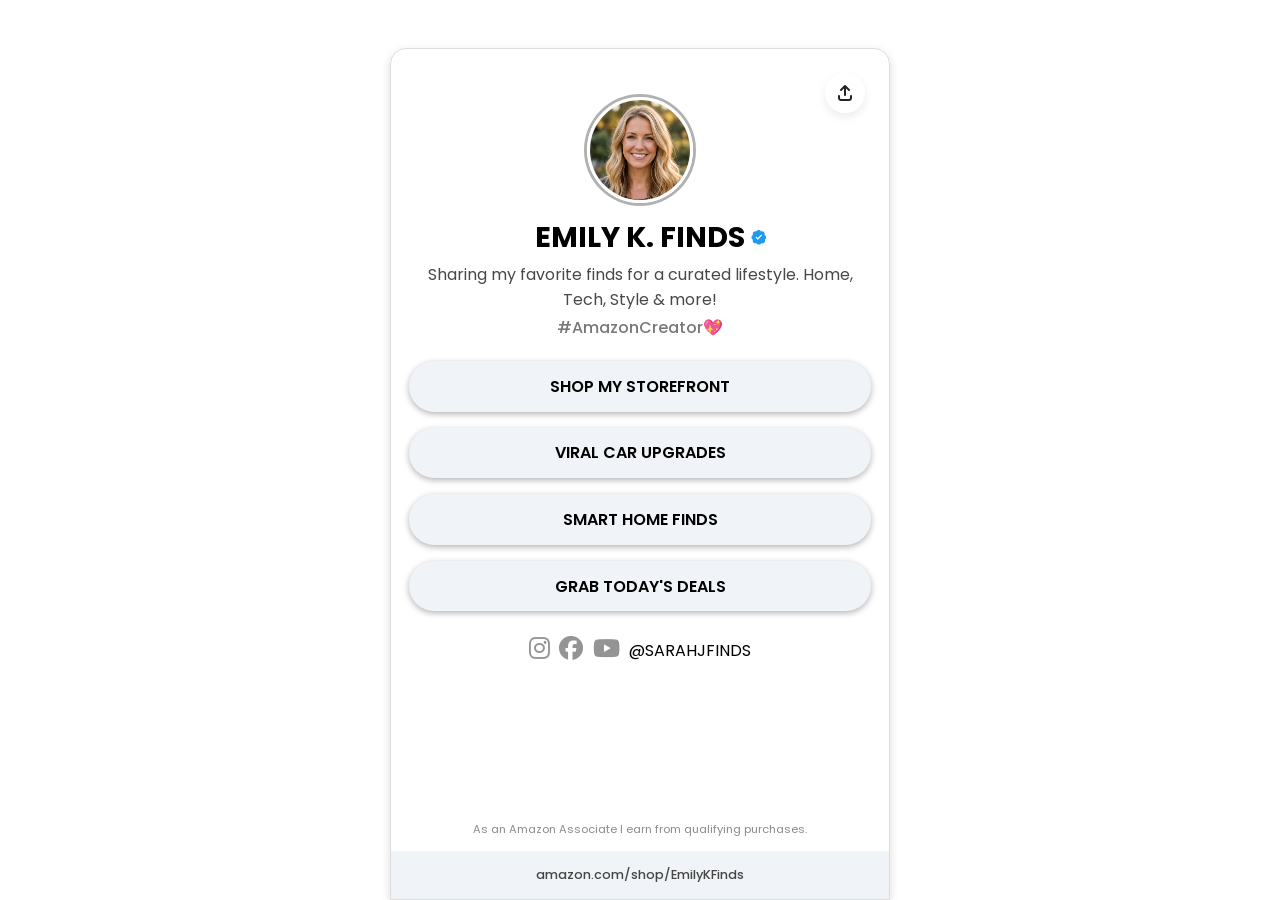
<file: index.html>
<!DOCTYPE html>
<html lang="en">

<head>
    <meta charset="UTF-8">
    <meta name="viewport" content="width=device-width, initial-scale=1.0, viewport-fit=cover">
    <title>Emily Knight Finds</title>
    <link rel="stylesheet" href="style.css?v=3">
    <link rel="icon" type="image/webp" href="/favicon.webp?v=3">
    <link rel="stylesheet" href="https://cdnjs.cloudflare.com/ajax/libs/font-awesome/6.5.1/css/all.min.css">
    <link href="https://fonts.googleapis.com/css2?family=Poppins:wght@400;500;600;700&display=swap" rel="stylesheet">
    <script>
      window.dataLayer = window.dataLayer || [];
      function gtag(){dataLayer.push(arguments);}
      gtag('js', new Date());

      gtag('config', 'G-3NYTGTD01J');
    </script>
</head>

<body>
    <svg class="bio-card__bg-curve" viewBox="0 0 1440 400">
        <path d="M0,0 H1440 V300 Q720,500 0,300 Z"></path>
    </svg>

    <main class="bio-card">
        <button class="bio-card__share-btn" onclick="sharePage()" aria-label="Share Page">
            <i class="fa-solid fa-arrow-up-from-bracket"></i>
        </button>

        <div class="bio-card__avatar-box">
            <img class="bio-card__avatar-img" src="/avatar.png?v=3" alt="Sarah J. Finds">
        </div>

        <div class="bio-card__user-info">
            <h2 style="display: inline-block; position: relative; font-size: 1.8rem; margin: 0 auto;">
                EMILY K. FINDS
                <svg width="16" height="16" viewBox="0 0 24 24" fill="none" xmlns="http://www.w3.org/2000/svg"
                    style="width: 16px; height: 16px; position: absolute; left: 100%; top: 50%; transform: translateY(-50%); margin-left: 6px;">
                    <path
                        d="M22.5 12.5c0-1.58-.875-2.95-2.148-3.6.154-.435.238-.905.238-1.4 0-2.21-1.79-4-4-4-.495 0-.965.084-1.4.238C14.55 2.475 13.18 1.6 11.6 1.6c-1.58 0-2.95.875-3.6 2.148-.435-.154-.905-.238-1.4-.238-2.21 0-4 1.79-4 4 0 .495.084.965.238 1.4C1.575 9.55.7 10.92.7 12.5c0 1.58.875 2.95 2.148 3.6-.154.435-.238.905-.238 1.4 0 2.21 1.79 4 4 4 .495 0 .965-.084 1.4-.238 1.05 1.273 2.42 2.148 4 2.148 1.58 0 2.95-.875 3.6-2.148.435.154.905.238 1.4.238 2.21 0 4-1.79 4-4 0-.495-.084-.965-.238-1.4 1.273-1.05 2.148-2.42 2.148-4z"
                        fill="#1d9bf0" />
                    <path d="M10.2 16.2l-3.5-3.5 1.4-1.4 2.1 2.1 5.3-5.3 1.4 1.4-6.7 6.7z" fill="#ffffff" />
                </svg>
            </h2>
            <p class="bio-card__desc">Sharing my favorite finds for a curated lifestyle. Home, Tech, Style & more!</p>
            <p class="bio-card__tag">#AmazonCreator💖</p>
        </div>

        <section class="bio-card__links">
            <a class="bio-card__link-item" href="#!">SHOP MY STOREFRONT</a>
            <a class="bio-card__link-item" href="#!">VIRAL CAR UPGRADES</a>
            <a class="bio-card__link-item" href="#!">SMART HOME FINDS</a>
            <a class="bio-card__link-item" href="#!">GRAB TODAY'S DEALS</a>
        </section>

        <section class="bio-card__socials">
            <a href="#!">
                <i class="fa-brands fa-instagram bio-card__social-icon"></i>
            </a>
            <a href="#!">
                <i class="fa-brands fa-facebook bio-card__social-icon"></i>
            </a>
            <a href="#!">
                <i class="fa-brands fa-youtube bio-card__social-icon"></i>
            </a>
            <span class="bio-card__handle">@SARAHJFINDS</span>
        </section>

        <span class="bio-card__disclosure">As an Amazon Associate I earn from qualifying purchases.</span>

        <footer class="bio-card__footer">
            <span>amazon.com/shop/EmilyKFinds</span>
        </footer>
    </main>

    <script>
        function sharePage() {
            if (navigator.share) {
                navigator.share({
                    title: document.title,
                    url: window.location.href
                }).catch(err => console.log('Share canceled'));
            } else {
                navigator.clipboard.writeText(window.location.href);
                alert("Link copied to clipboard!");
            }
        }
    </script>
</body>

</html>
</file>
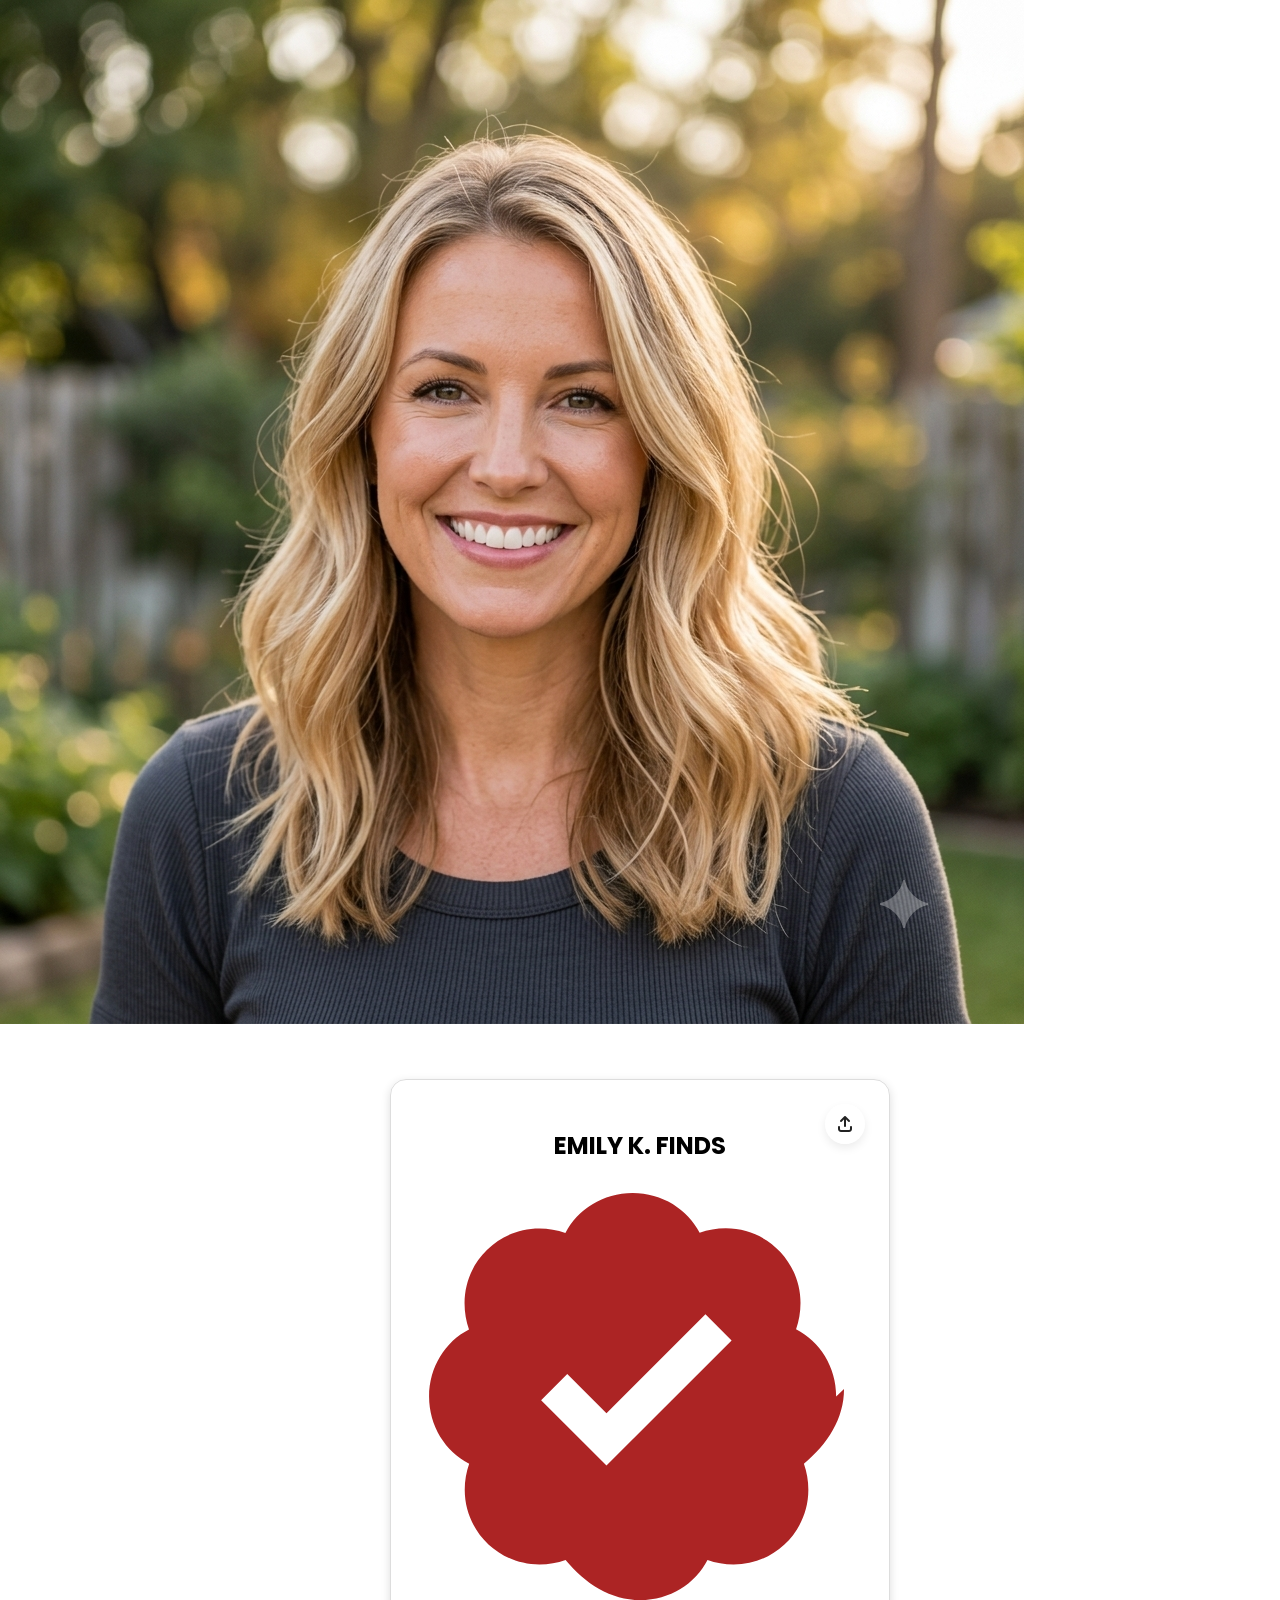
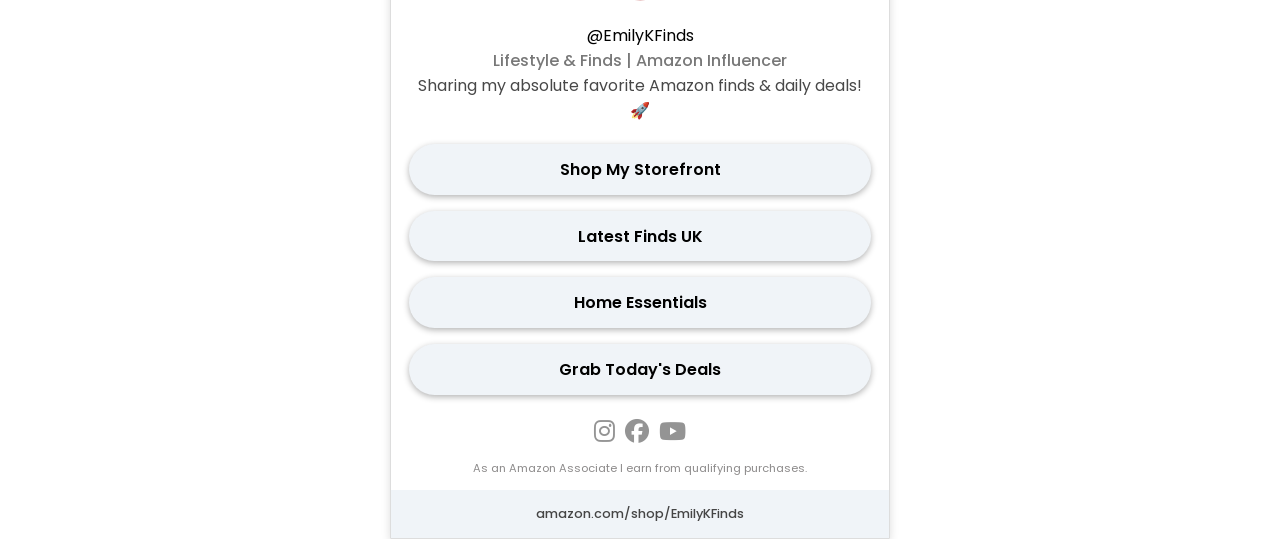
<file: uk/index.html>
<!DOCTYPE html>
<html lang="en">

<head>
    <meta charset="UTF-8">
    <meta name="viewport" content="width=device-width, initial-scale=1.0, viewport-fit=cover">
    <title>Emily Knight Finds</title>
    <link rel="stylesheet" href="../style.css?v=6">
    <link rel="stylesheet" href="https://cdnjs.cloudflare.com/ajax/libs/font-awesome/6.5.1/css/all.min.css">
    <link href="https://fonts.googleapis.com/css2?family=Poppins:wght@400;500;600;700&display=swap" rel="stylesheet">
</head>

<body>
    <main>
        <div class="top-banner"></div>
        <div class="profile-section">
            <img src="/avatar.png" class="profile-pic" alt="Profile">
        </div>

        <section class="bio-card">
            <button class="bio-card__share-btn" onclick="sharePage()" aria-label="Share Page">
                <i class="fa-solid fa-arrow-up-from-bracket"></i>
            </button>

            <div class="bio-card__user-info">
                <h2 class="bio-card__title">
                    EMILY K. FINDS
                    <svg class="bio-card__verified-icon" viewBox="0 0 24 24" fill="none">
                        <path d="M22.5 12.5c0-1.58-.875-2.95-2.148-3.6.154-.435.238-.905.238-1.4 0-2.21-1.79-4-4-4-.495 0-.965.084-1.4.238C14.55 2.475 13.18 1.6 11.6 1.6c-1.58 0-2.95.875-3.6 2.148-.435-.154-.905-.238-1.4-.238-2.21 0-4 1.79-4 4 0 .495.084.965.238 1.4C1.575 9.55.7 10.92.7 12.5c0 1.58.875 2.95 2.148 3.6-.154.435-.238.905-.238 1.4 0 2.21 1.79 4 4 4 .495 0 .965-.084 1.4-.238 1.05 1.273 2.42 2.148 4 2.148 1.58 0 2.95-.875 3.6-2.148.435.154.905.238 1.4.238 2.21 0 4-1.79 4-4 0-.495-.084-.965-.238-1.4 1.273-1.05 2.148-2.42 2.148-4z" fill="#ac2424" />
                        <path d="M10.2 16.2l-3.5-3.5 1.4-1.4 2.1 2.1 5.3-5.3 1.4 1.4-6.7 6.7z" fill="#ffffff" />
                    </svg>
                </h2>
                <div class="sub-info">
                    <p class="bio-card__handle">@EmilyKFinds</p>
                    <p class="bio-card__tag">Lifestyle & Finds | Amazon Influencer</p>
                    <p class="bio-card__desc">Sharing my absolute favorite Amazon finds & daily deals! 🚀</p>
                </div>
            </div>

            <section class="bio-card__links">
                <a class="bio-card__link-item" href="#!">Shop My Storefront</a>
                <a class="bio-card__link-item" href="#!">Latest Finds UK</a>
                <a class="bio-card__link-item" href="#!">Home Essentials</a>
                <a class="bio-card__link-item" href="#!">Grab Today's Deals</a>
            </section>

            <section class="bio-card__socials">
                <a href="#!"><i class="fa-brands fa-instagram bio-card__social-icon"></i></a>
                <a href="#!"><i class="fa-brands fa-facebook bio-card__social-icon"></i></a>
                <a href="#!"><i class="fa-brands fa-youtube bio-card__social-icon"></i></a>
            </section>

            <span class="bio-card__disclosure">As an Amazon Associate I earn from qualifying purchases.</span>

            <footer class="bio-card__footer">
                <span>amazon.com/shop/EmilyKFinds</span>
            </footer>
        </section>

        <script>
            function sharePage() {
                if (navigator.share) {
                    navigator.share({
                        title: document.title,
                        url: window.location.href
                    }).catch(err => console.log('Share canceled'));
                } else {
                    navigator.clipboard.writeText(window.location.href);
                    alert("Link copied to clipboard!");
                }
            }
        </script>
    </main>
</body>

</html>
</file>
<file: style.css>
* {
    padding: 0;
    margin: 0;
    box-sizing: border-box;
}

body {
    min-height: 100svh;
    display: flex;
    flex-direction: column;
    user-select: none;
    font-family: 'Poppins', ui-sans-serif, system-ui, -apple-system, BlinkMacSystemFont, "Segoe UI", Roboto, "Helvetica Neue", Arial, "Noto Sans", sans-serif;
}

.bio-card__bg-curve {
    fill: #f0f4f8;
    position: absolute;
    top: 0;
    left: 0;
    width: 100%;
    z-index: -1;
}

.bio-card {
    flex: 1;
    display: flex;
    flex-direction: column;
    align-items: center;
    text-align: center;
    gap: 0.8rem;
    padding-block: 3rem 0.5rem;
    margin: 0 auto;
    max-width: 500px;
    width: 100%;
    position: relative;
    padding-bottom: env(safe-area-inset-bottom);
}

.bio-card__share-btn {
    width: 2.5rem;
    height: 2.5rem;
    border-radius: 50%;
    background-color: #ffffff83;
    border: none;
    color: #222222;
    display: flex;
    align-items: center;
    justify-content: center;
    cursor: pointer;
    box-shadow: 0 4px 10px #00000014;
    transition: transform 0.2s ease, background-color 0.2s ease;
    position: absolute;
    top: 0;
    right: 0;
    margin: 1.5rem;
}

.bio-card__share-btn i {
    font-size: 1rem;
}

.bio-card__share-btn:hover {
    transform: scale(1.08);
    background-color: #ffffffc2;
}

.bio-card__avatar-box {
    aspect-ratio: 1;
    border-radius: 50%;
    border: 3px solid #ffffff;
    box-shadow: 0 0 0 3px #b2b1b1;
    object-fit: cover;
    overflow: hidden;
}

.bio-card__avatar-img {
    width: 100px;
    transform: scale(1.3);
    object-position: center 2px;
    pointer-events: none;
}

.bio-card__user-info {
    display: grid;
    gap: 0.2rem;
    width: 90%;
}

.bio-card__desc {
    font-size: 1rem;
    color: #484848;
}

.bio-card__tag {
    color: #787878;
    font-weight: 500;
}

.bio-card__links {
    margin-top: 0.5rem;
    display: grid;
    gap: 1rem;
    width: 100%;
    padding-inline: 1.1rem;
}

.bio-card__link-item {
    text-decoration: none;
    background: #f0f4f8;
    color: black;
    font-weight: 600;
    border-radius: 2rem;
    padding: 0.8rem;
    box-shadow: 0 2px 6px #b3b3b3;
    transition: 0.3s ease;
}

.bio-card__link-item:hover {
    transform: scale(1.02);
}

.bio-card__socials {
    margin-top: 0.75rem;
    display: flex;
    align-items: center;
    gap: 0.6rem;
}

.bio-card__social-icon {
    font-size: 24px;
    color: #949494;
    transition: 0.3s;
    cursor: pointer;
}

.bio-card__social-icon:hover {
    transform: scale(1.1);
}

.fa-instagram:hover {
    color: #ff00ee;
}

.fa-youtube:hover {
    color: #ff0000;
}

.fa-facebook:hover {
    color: #1877f2;
}

.bio-card__disclosure {
    margin-top: auto;
    font-size: 0.7rem;
    color: #8d8b8b;
}

.bio-card__footer {
    background: #f0f4f8;
    color: #454545;
    font-size: 0.80rem;
    font-weight: 500;
    min-height: 3rem;
    display: flex;
    justify-content: center;
    align-items: center;
    width: 100%;
}

@media(min-width: 500px) {
    .bio-card__bg-curve {
        display: none;
    }

    .bio-card {
        margin-top: 3rem;
        box-shadow: 0 3px 10px #ddd;
        border-radius: 1rem 1rem 0 0;
        border: 1px solid #ddd;
    }
}
</file>
